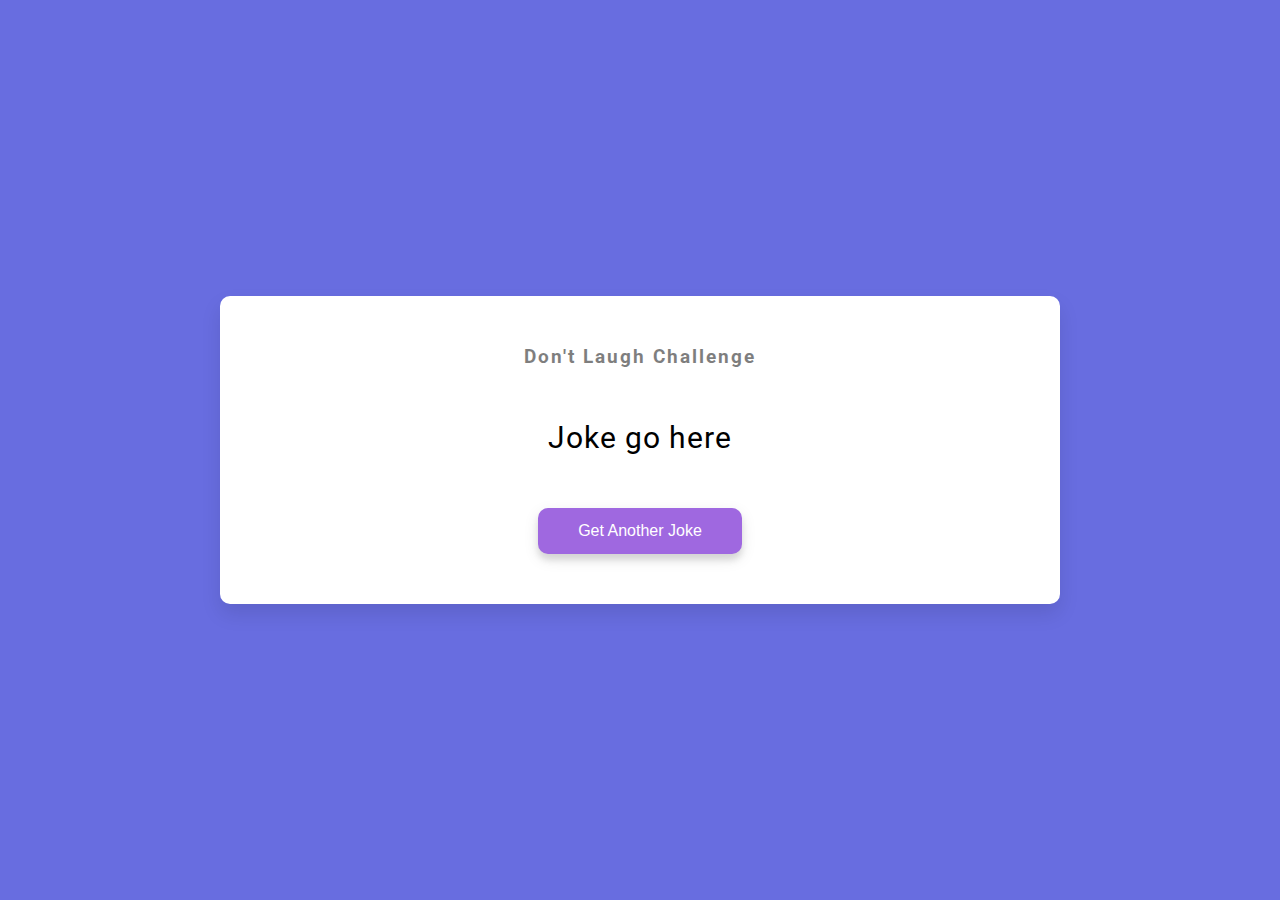
<file: dad-jokes/index.html>
<!DOCTYPE html>
<html lang="en">
<head>
  <meta charset="UTF-8">
  <meta http-equiv="X-UA-Compatible" content="IE=edge">
  <meta name="viewport" content="width=device-width, initial-scale=1.0">
  <link rel="stylesheet" href="./style.css">
  <title>Dad Joke</title>
</head>
<body>
  <div class="container">
    <h3>Don't Laugh Challenge</h3>

    <div class="joke" id="joke">Joke go here</div>

    <button class="btn" id="jokeBtn"> Get Another Joke </button>
  </div>

  <script src="./script.js"></script>
</body>
</html>
</file>
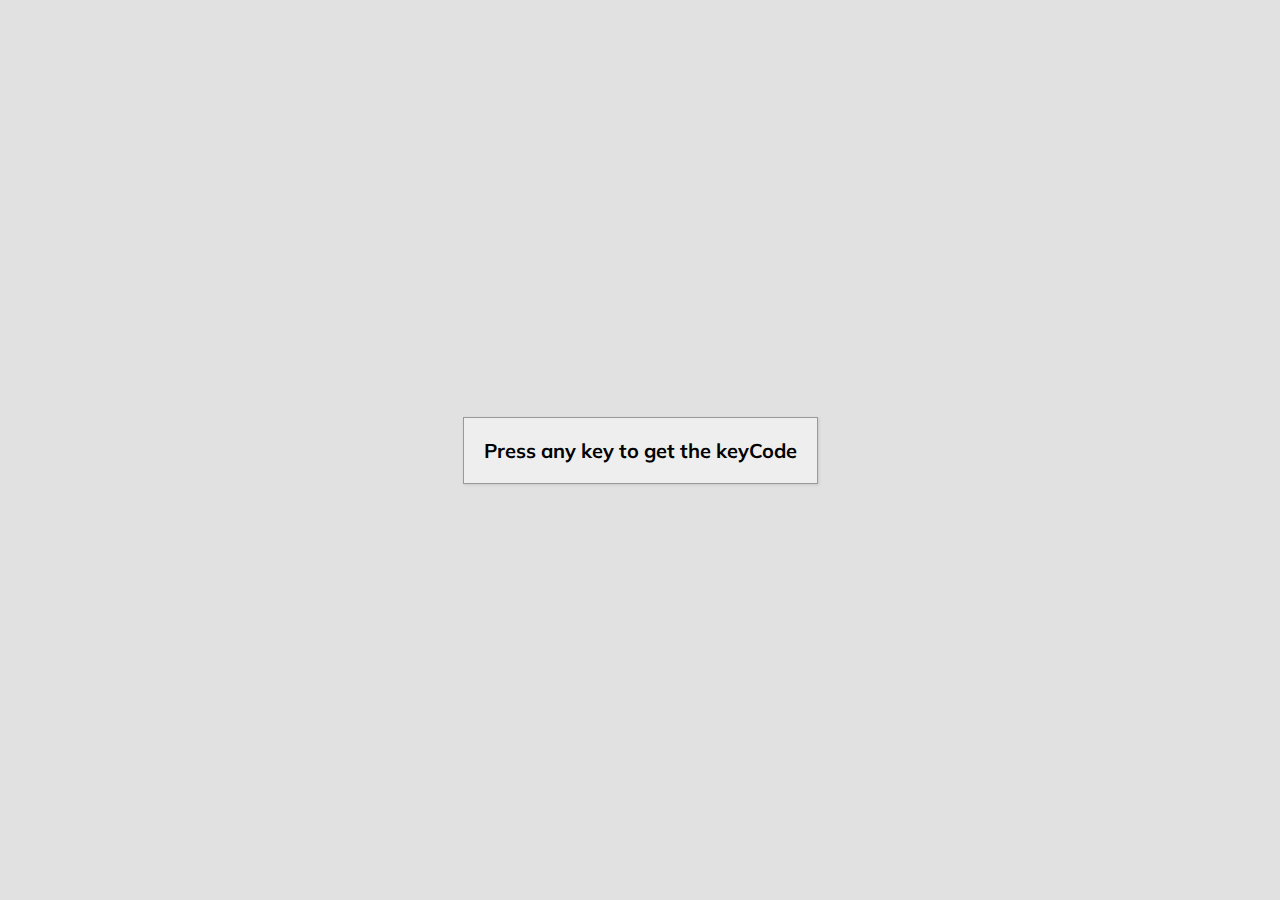
<file: event-keycodes/index.html>
<!DOCTYPE html>
<html lang="en">
<head>
  <meta charset="UTF-8">
  <meta http-equiv="X-UA-Compatible" content="IE=edge">
  <meta name="viewport" content="width=device-width, initial-scale=1.0">
  <link rel="stylesheet" href="./style.css">
  <title>Event Keycodes</title>
</head>
<body>
  <div id="insert">
    <div class="key">
      Press any key to get the keyCode
    </div>
  </div>

  <script src="./script.js"></script>
</body>
</html>
</file>
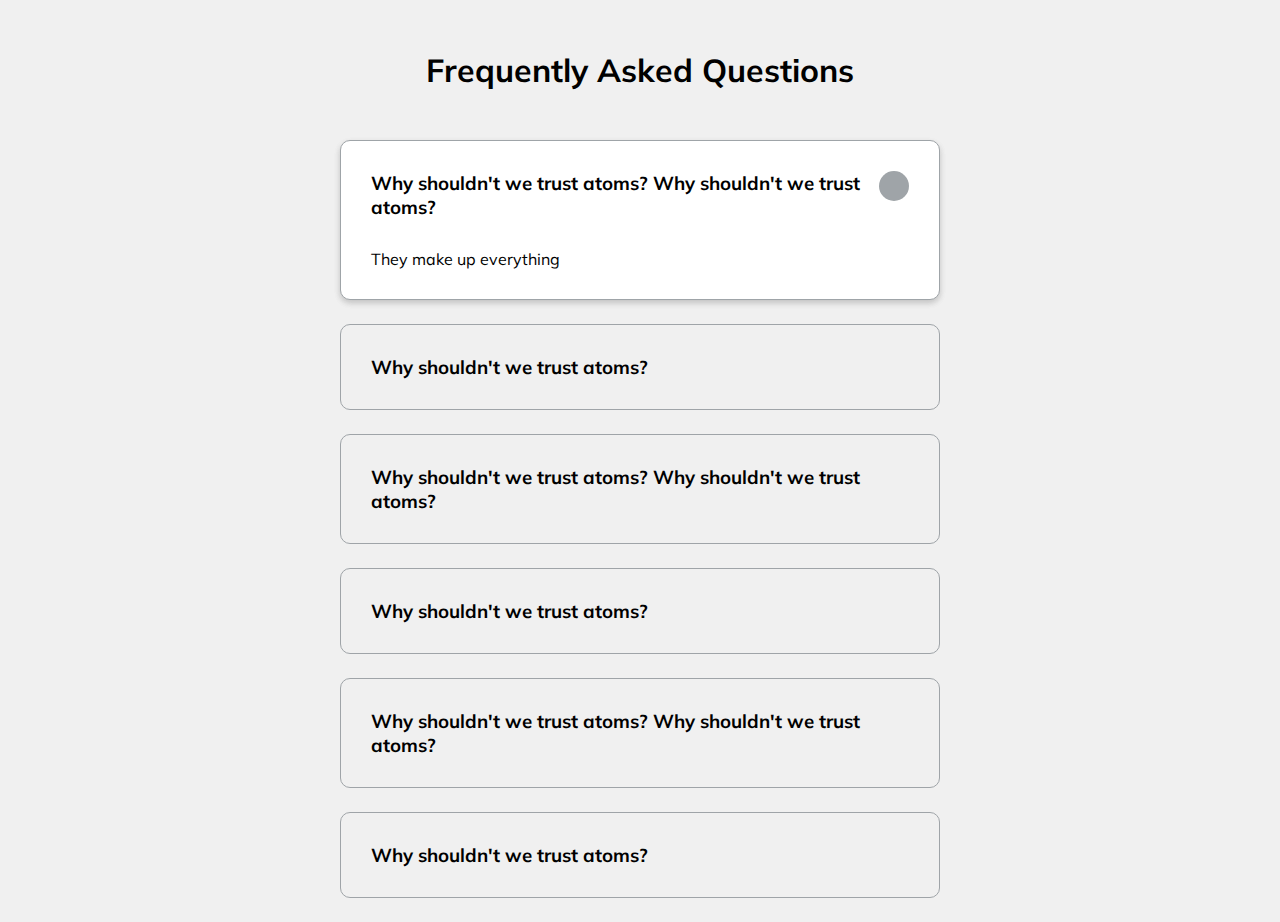
<file: faq-collapse/index.html>
<!DOCTYPE html>
<html lang="en">
<head>
  <meta charset="UTF-8">
  <meta http-equiv="X-UA-Compatible" content="IE=edge">
  <meta name="viewport" content="width=device-width, initial-scale=1.0">
  <link rel="stylesheet" href="https://cdnjs.cloudflare.com/ajax/libs/font-awesome/5.14.0/css/all.min.css" integrity="sha512-1PKOgIY59xJ8Co8+NE6FZ+LOAZKjy+KY8iq0G4B3CyeY6wYHN3yt9PW0XpSriVlkMXe40PTKnXrLnZ9+fkDaog==" crossorigin="anonymous" />
  <link rel="stylesheet" href="./style.css">
  <title>FAQ Collapse</title>
</head>
<body>
  <div class="container">
    <h1>Frequently Asked Questions</h1>

    <div class="faq-container">
      <div class="faq active">
        <h3 class="faq-title">
          Why shouldn't we trust atoms? Why shouldn't we trust atoms?
        </h3>

        <p class="faq-text">
          They make up everything
        </p>

        <button class="faq-toggle">
          <i class="fas fa-chevron-down"></i>
          <i class="fas fa-times"></i>
        </button>
      </div>

      <div class="faq">
        <h3 class="faq-title">
          Why shouldn't we trust atoms?
        </h3>

        <p class="faq-text">
          They make up everything
        </p>

        <button class="faq-toggle">
          <i class="fas fa-chevron-down"></i>
          <i class="fas fa-times"></i>
        </button>
      </div>

      <div class="faq">
        <h3 class="faq-title">
          Why shouldn't we trust atoms? Why shouldn't we trust atoms?
        </h3>

        <p class="faq-text">
          They make up everything
        </p>

        <button class="faq-toggle">
          <i class="fas fa-chevron-down"></i>
          <i class="fas fa-times"></i>
        </button>
      </div>

      <div class="faq">
        <h3 class="faq-title">
          Why shouldn't we trust atoms?
        </h3>

        <p class="faq-text">
          They make up everything
        </p>

        <button class="faq-toggle">
          <i class="fas fa-chevron-down"></i>
          <i class="fas fa-times"></i>
        </button>
      </div>

      <div class="faq">
        <h3 class="faq-title">
          Why shouldn't we trust atoms? Why shouldn't we trust atoms?
        </h3>

        <p class="faq-text">
          They make up everything
        </p>

        <button class="faq-toggle">
          <i class="fas fa-chevron-down"></i>
          <i class="fas fa-times"></i>
        </button>
      </div>

      <div class="faq">
        <h3 class="faq-title">
          Why shouldn't we trust atoms?
        </h3>

        <p class="faq-text">
          They make up everything
        </p>

        <button class="faq-toggle">
          <i class="fas fa-chevron-down"></i>
          <i class="fas fa-times"></i>
        </button>
      </div>
    </div>
  </div>

  <script src="./script.js"></script>
</body>
</html>
</file>
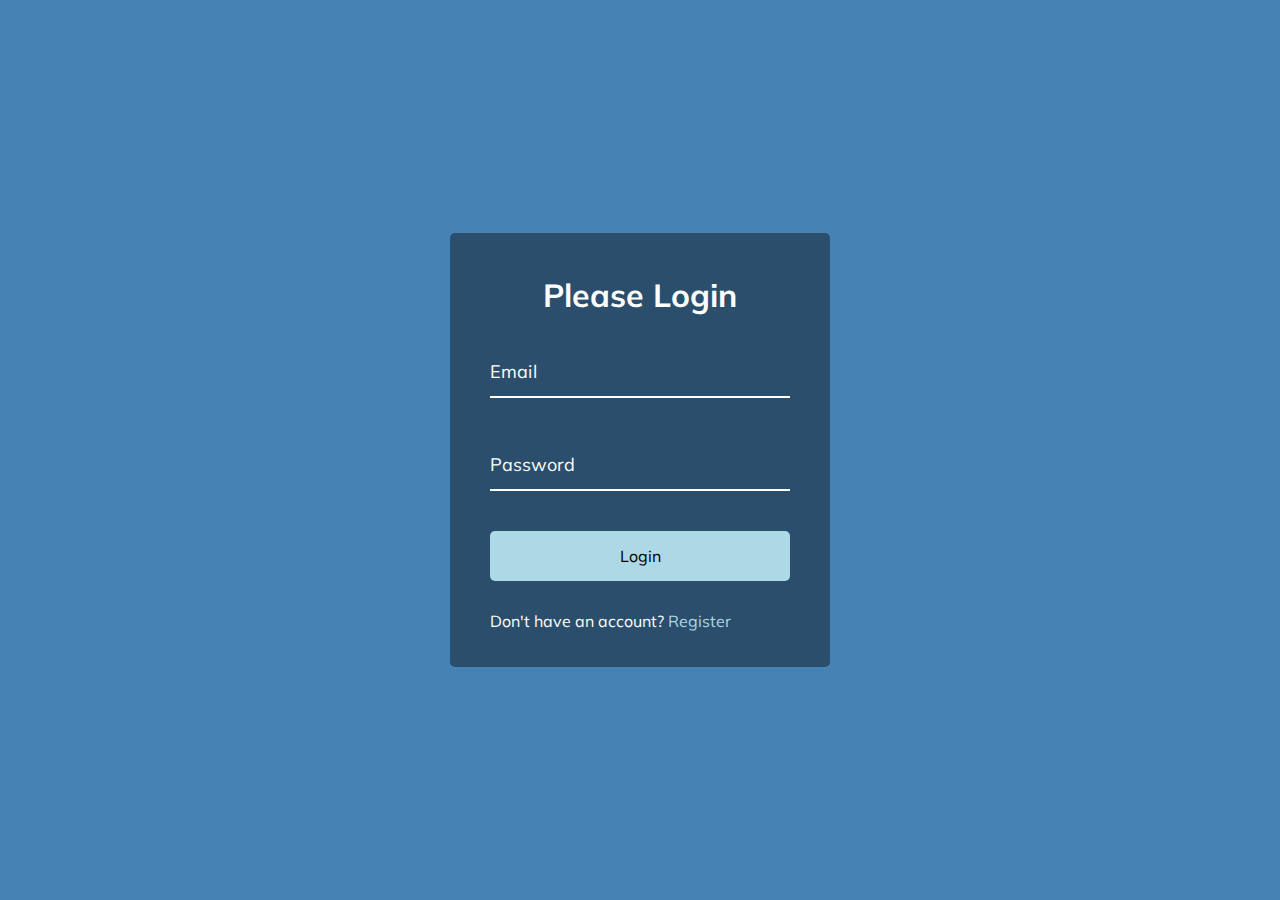
<file: form-input-wave/index.html>
<!DOCTYPE html>
<html lang="en">
<head>
  <meta charset="UTF-8">
  <meta http-equiv="X-UA-Compatible" content="IE=edge">
  <meta name="viewport" content="width=device-width, initial-scale=1.0">
  <link rel="stylesheet" href="./style.css">
  <title>Form Input Wave</title>
</head>
<body>
  <div class="container">
    <h1>Please Login</h1>
    <form action="">
      <div class="form-control">
        <input type="text" required>
        <label for="">Email</label>
      </div>

      <div class="form-control">
        <input type="text" required>
        <label for="">Password</label>
      </div>

      <button class="btn">Login</button>

      <p class="text">Don't have an account? <a href="#">Register</a> </p>
    </form>
  </div>

  <script src="./script.js"></script>
</body>
</html>
</file>
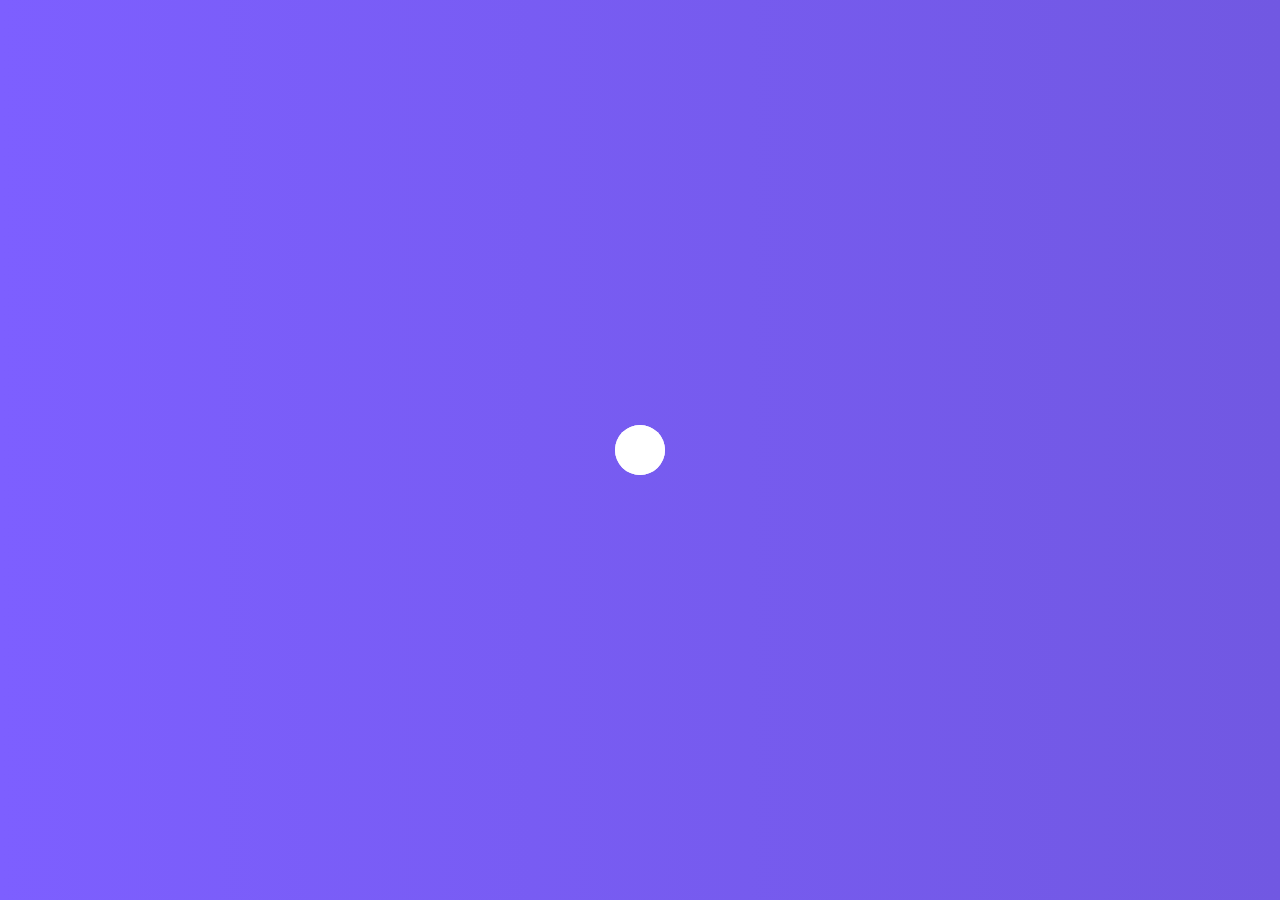
<file: hidden-search/index.html>
<!DOCTYPE html>
<html lang="en">
<head>
  <meta charset="UTF-8">
  <meta http-equiv="X-UA-Compatible" content="IE=edge">
  <meta name="viewport" content="width=device-width, initial-scale=1.0">
  <link
    rel="stylesheet"
    href="https://cdnjs.cloudflare.com/ajax/libs/font-awesome/6.1.1/css/all.min.css"
    integrity="sha512-KfkfwYDsLkIlwQp6LFnl8zNdLGxu9YAA1QvwINks4PhcElQSvqcyVLLD9aMhXd13uQjoXtEKNosOWaZqXgel0g=="
    crossorigin="anonymous"
    referrerpolicy="no-referrer"
  />
  <link rel="stylesheet" href="./style.css">
  <title>Hidden Search</title>
</head>
<body>
  <div class="search">
    <input type="text" class="input" placeholder="Search...">
    <button class="btn">
      <i class="fas fa-search"></i>
    </button>
  </div>

  <script src="./script.js"></script>
</body>
</html>
</file>
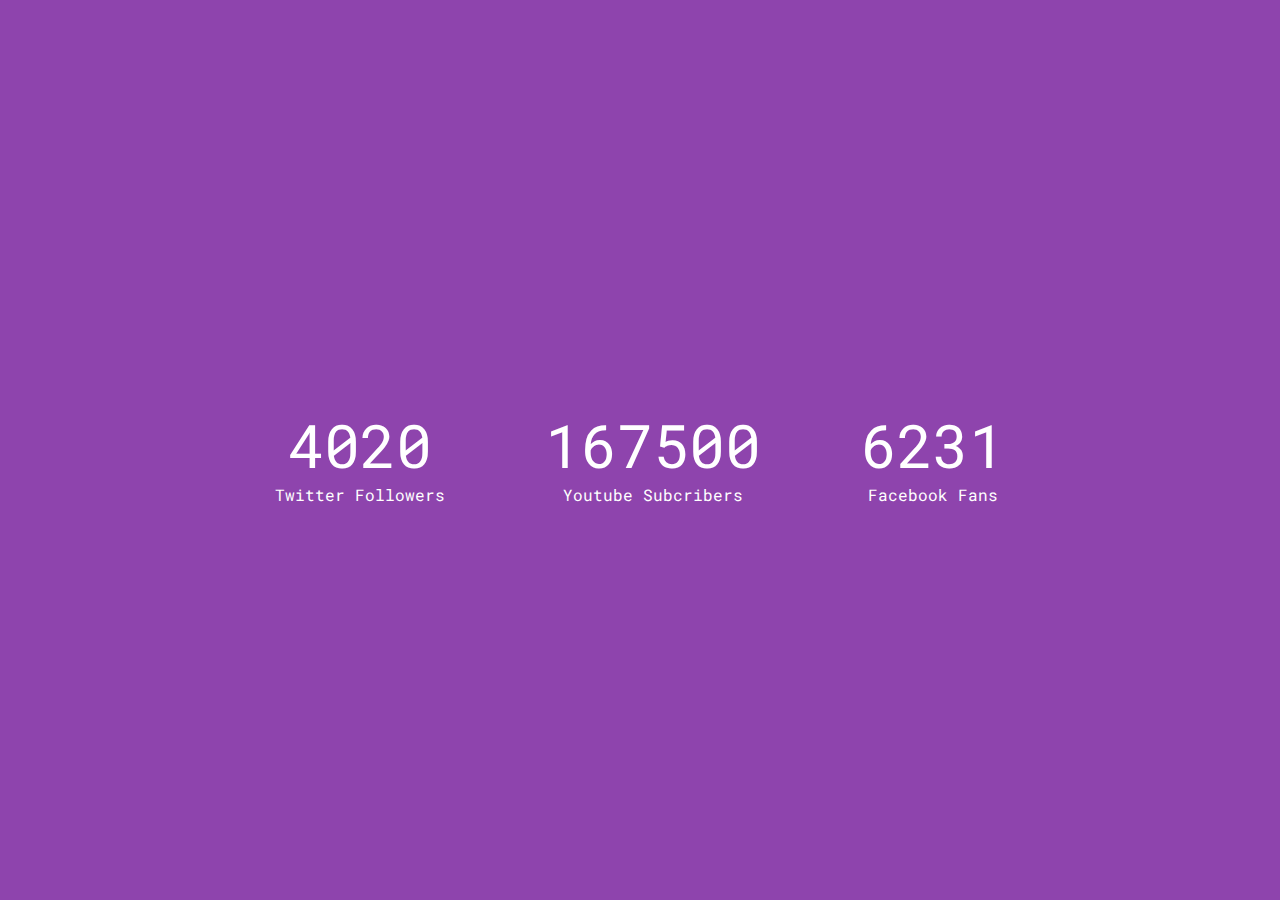
<file: incrementing-counter/index.html>
<!DOCTYPE html>
<html lang="en">
  <head>
    <meta charset="UTF-8" />
    <meta http-equiv="X-UA-Compatible" content="IE=edge" />
    <meta name="viewport" content="width=device-width, initial-scale=1.0" />
    <link rel="stylesheet" href="./style.css" />
    <link
      rel="stylesheet"
      href="https://cdnjs.cloudflare.com/ajax/libs/font-awesome/6.1.1/css/all.min.css"
      integrity="sha512-KfkfwYDsLkIlwQp6LFnl8zNdLGxu9YAA1QvwINks4PhcElQSvqcyVLLD9aMhXd13uQjoXtEKNosOWaZqXgel0g=="
      crossorigin="anonymous"
      referrerpolicy="no-referrer"
    />
    <title>Incrementing Counter</title>
  </head>
  <body>
    <div class="counter-container">
      <i class="fab fa-twitter fa-3x"></i>
      <div class="counter" data-target="12000"></div>
      <span>Twitter Followers</span>
    </div>

    <div class="counter-container">
      <i class="fab fa-youtube fa-3x"></i>
      <div class="counter" data-target="500000"></div>
      <span>Youtube Subcribers</span>
    </div>

    <div class="counter-container">
      <i class="fab fa-facebook fa-3x"></i>
      <div class="counter" data-target="18573"></div>
      <span>Facebook Fans</span>
    </div>

    <script src="./script.js"></script>
  </body>
</html>
</file>
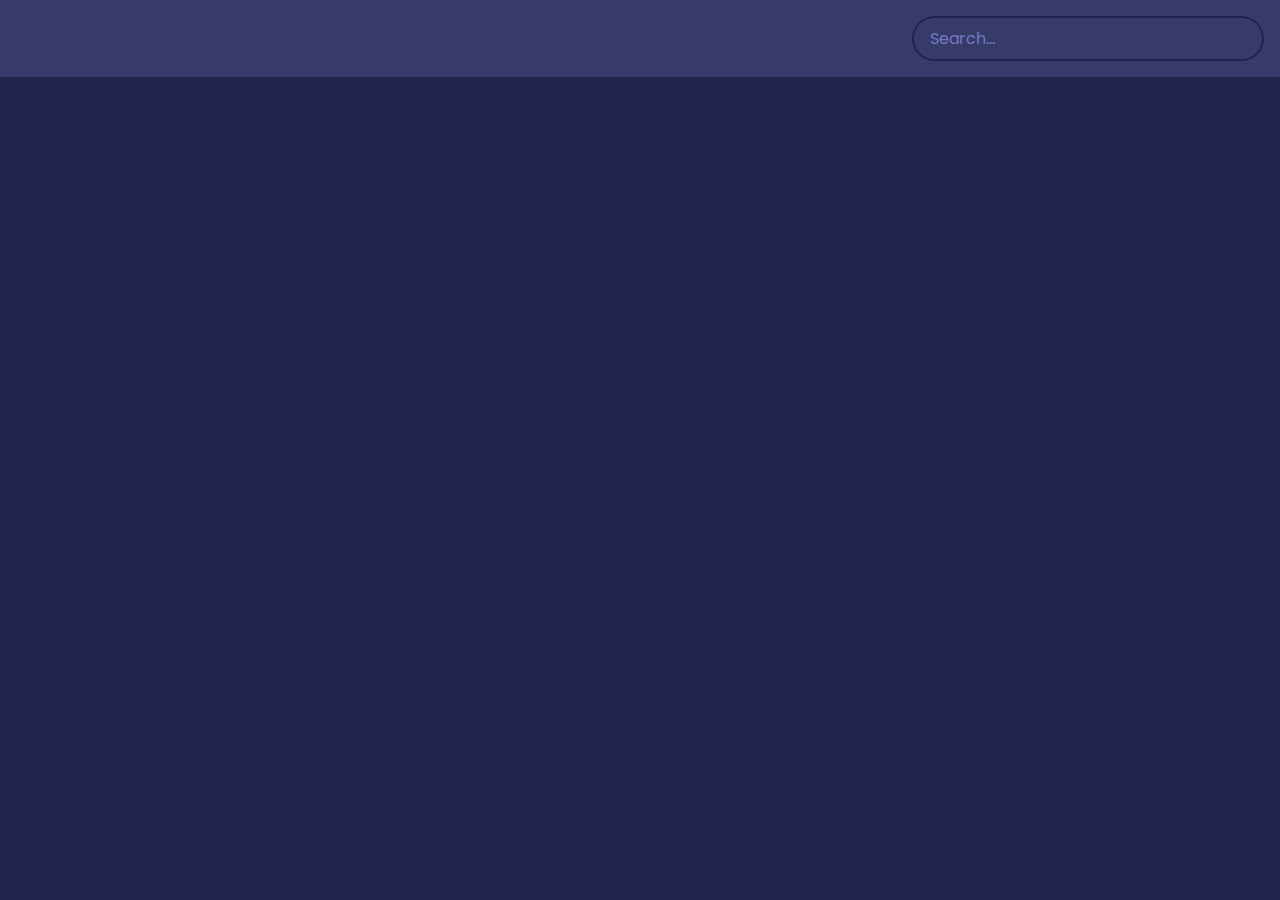
<file: movie-app/index.html>
<!DOCTYPE html>
<html lang="en">

<head>
    <meta charset="UTF-8" />
    <meta http-equiv="X-UA-Compatible" content="IE=edge" />
    <meta name="viewport" content="width=device-width, initial-scale=1.0" />
    <link rel="stylesheet" href="./style.css" />
    <title>Movie App</title>
</head>

<body>
    <header>
        <form action="" id="form">
            <input type="text" id="search" class="search" placeholder="Search..." />
        </form>
    </header>

    <main id="main">
        <!-- movies -->
    </main>

    <script src="./script.js"></script>
</body>

</html>
</file>
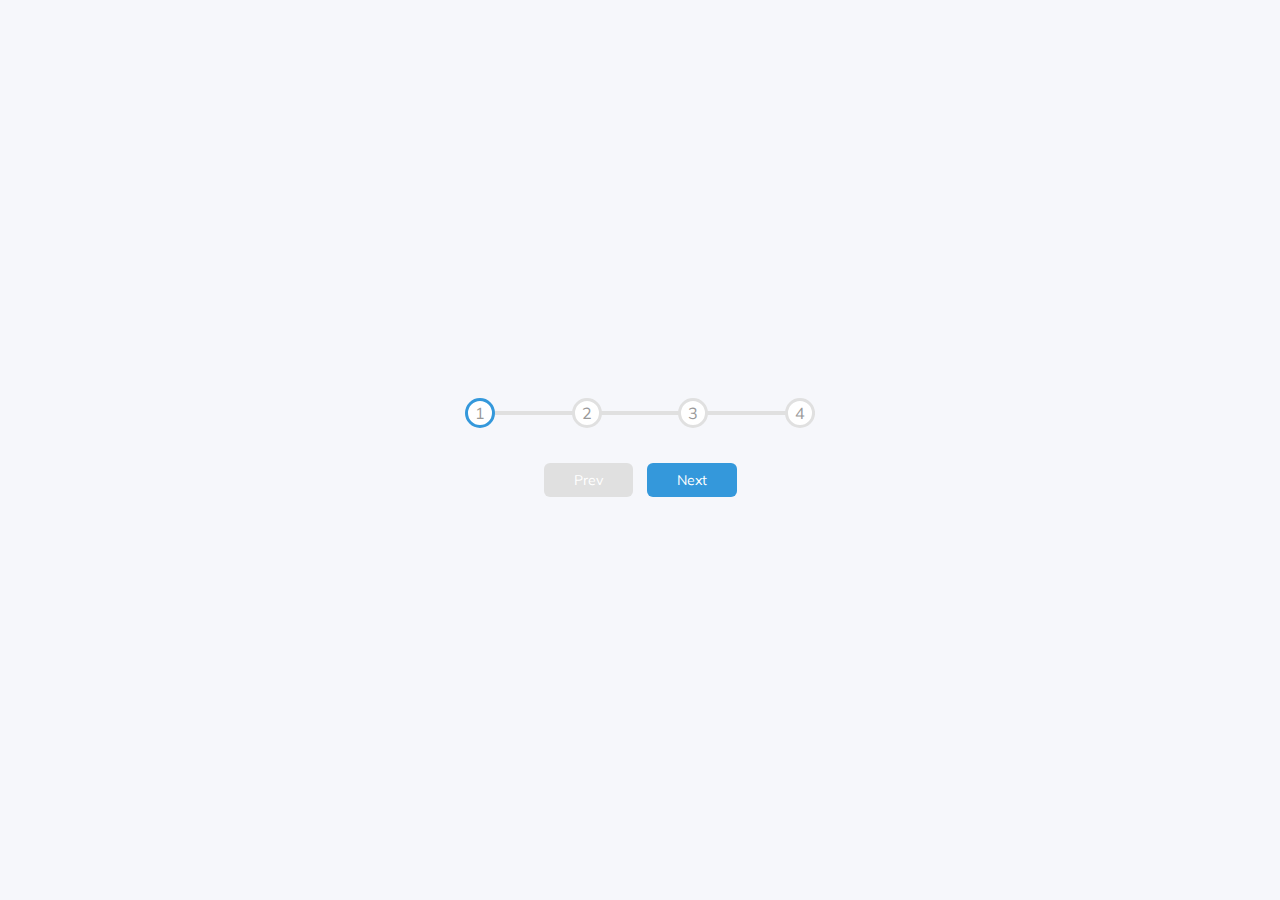
<file: progress-steps/index.html>
<!DOCTYPE html>
<html lang="en">
<head>
  <meta charset="UTF-8">
  <meta http-equiv="X-UA-Compatible" content="IE=edge">
  <meta name="viewport" content="width=device-width, initial-scale=1.0">
  <link rel="stylesheet" href="./style.css">
  <title>Progress Steps</title>
</head>
<body>
  <div class="container">
    <div class="progress-container">
      <div class="progress" id="progress"></div>
      <div class="circle active">1</div>
      <div class="circle">2</div>
      <div class="circle">3</div>
      <div class="circle">4</div>
    </div>
    
      <button class="btn" id="prev" disabled>Prev</button>
      <button class="btn" id="next">Next</button>
    </div>
  </div>

  <script src="./script.js"></script>
</body>
</html>
</file>
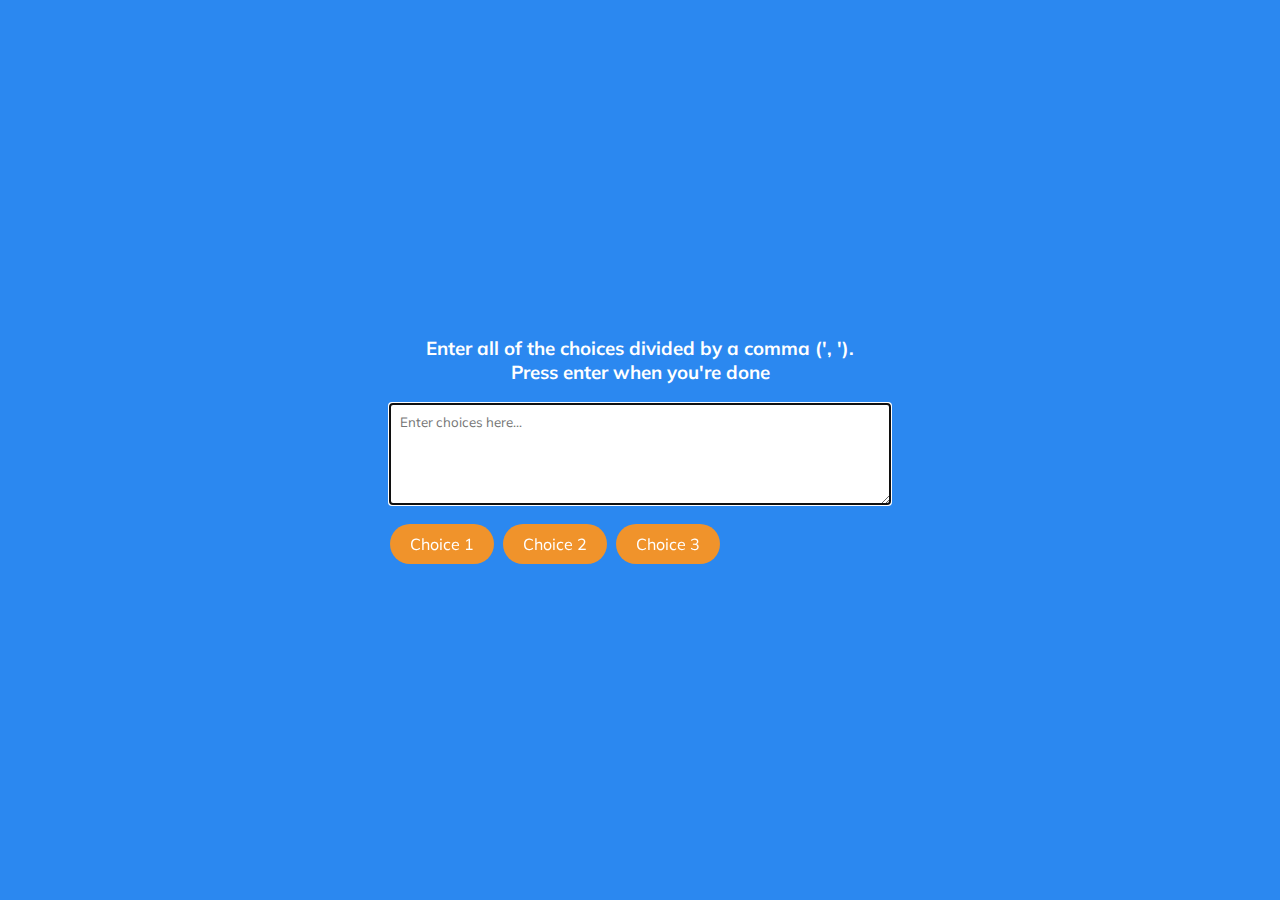
<file: random-choice-picker/index.html>
<!DOCTYPE html>
<html lang="en">
<head>
    <meta charset="UTF-8">
    <meta http-equiv="X-UA-Compatible" content="IE=edge">
    <meta name="viewport" content="width=device-width, initial-scale=1.0">
    <link rel="stylesheet" href="./style.css">
    <title>Random Choice Picker</title>
</head>
<body>
    <div class="container">
        <h3>Enter all of the choices divided by a comma (', ').
        <br> Press enter when you're done</h3>
        <textarea id="textarea" placeholder="Enter choices here..."></textarea>

        <div id="tags">
            <span class="tag">Choice 1</span>
            <span class="tag">Choice 2</span>
            <span class="tag">Choice 3</span>
        </div>
    </div>

    <script src="./script.js"></script>
</body>
</html>
</file>
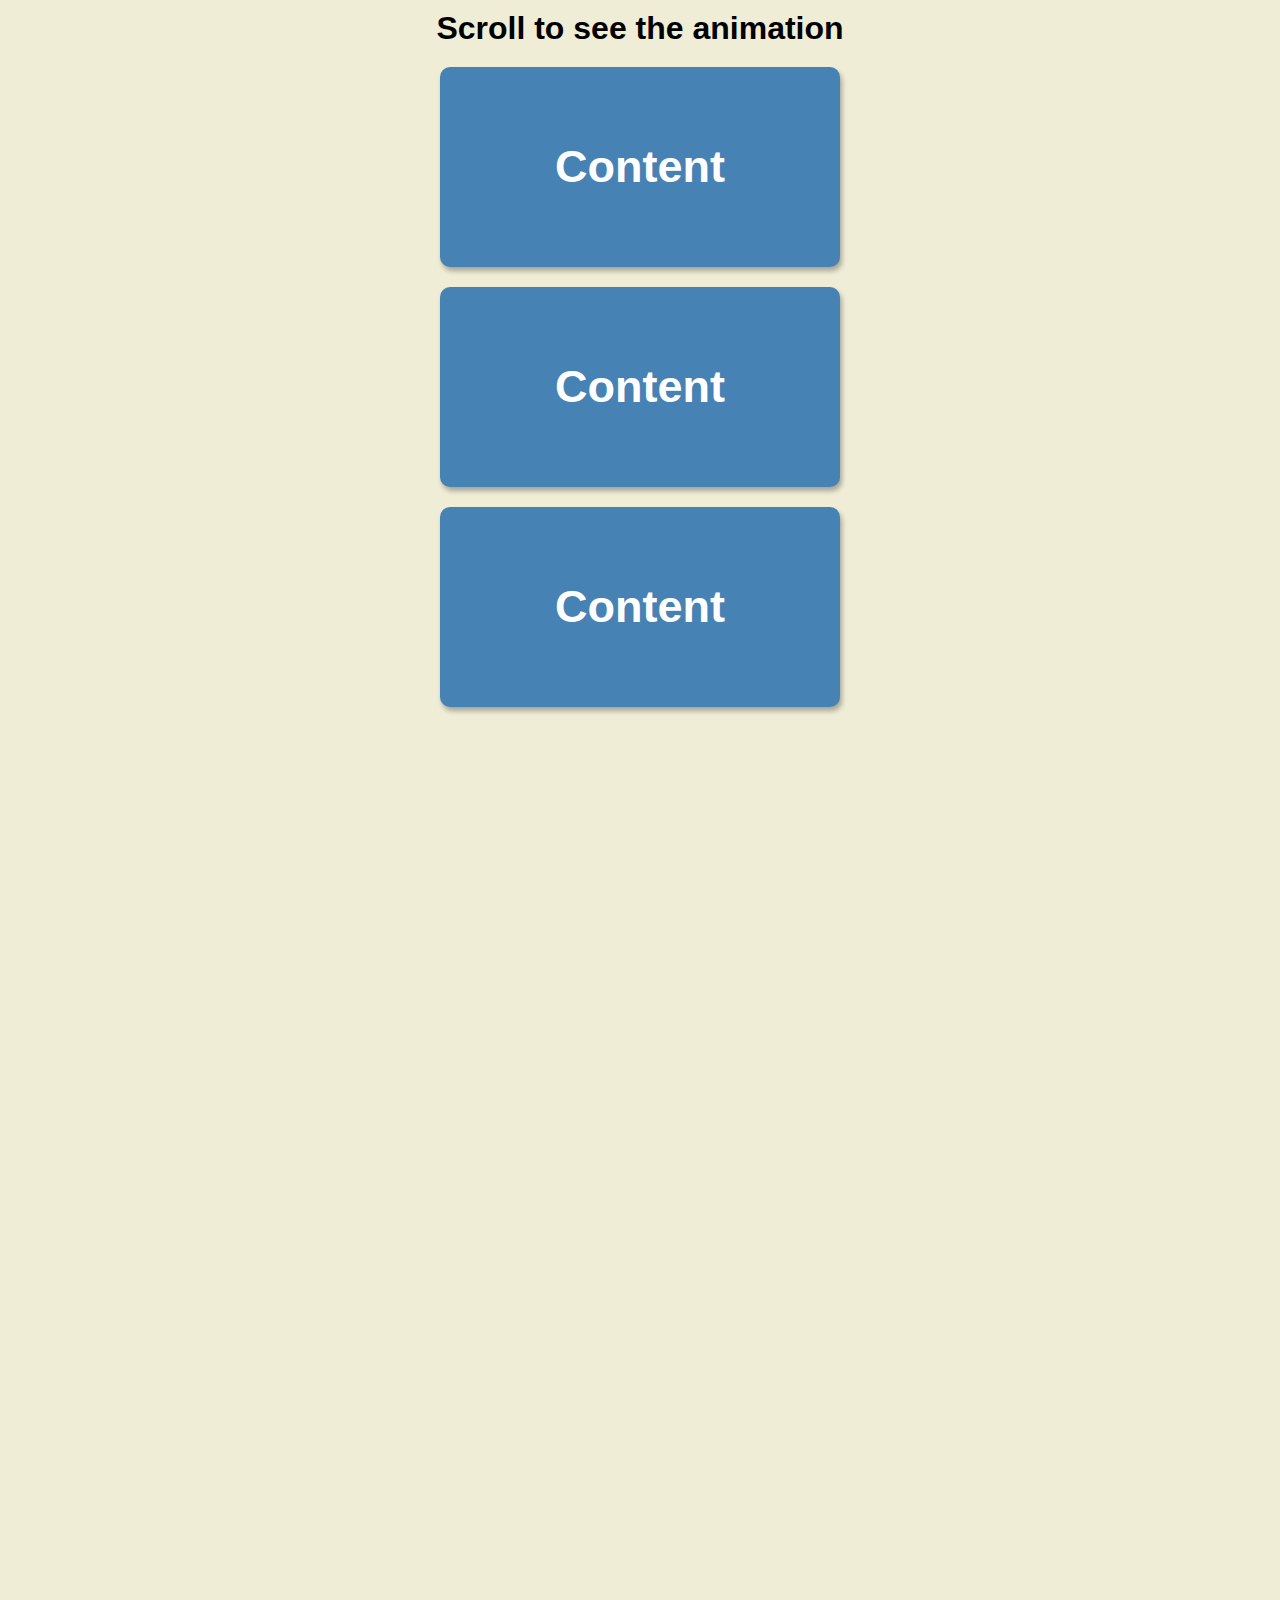
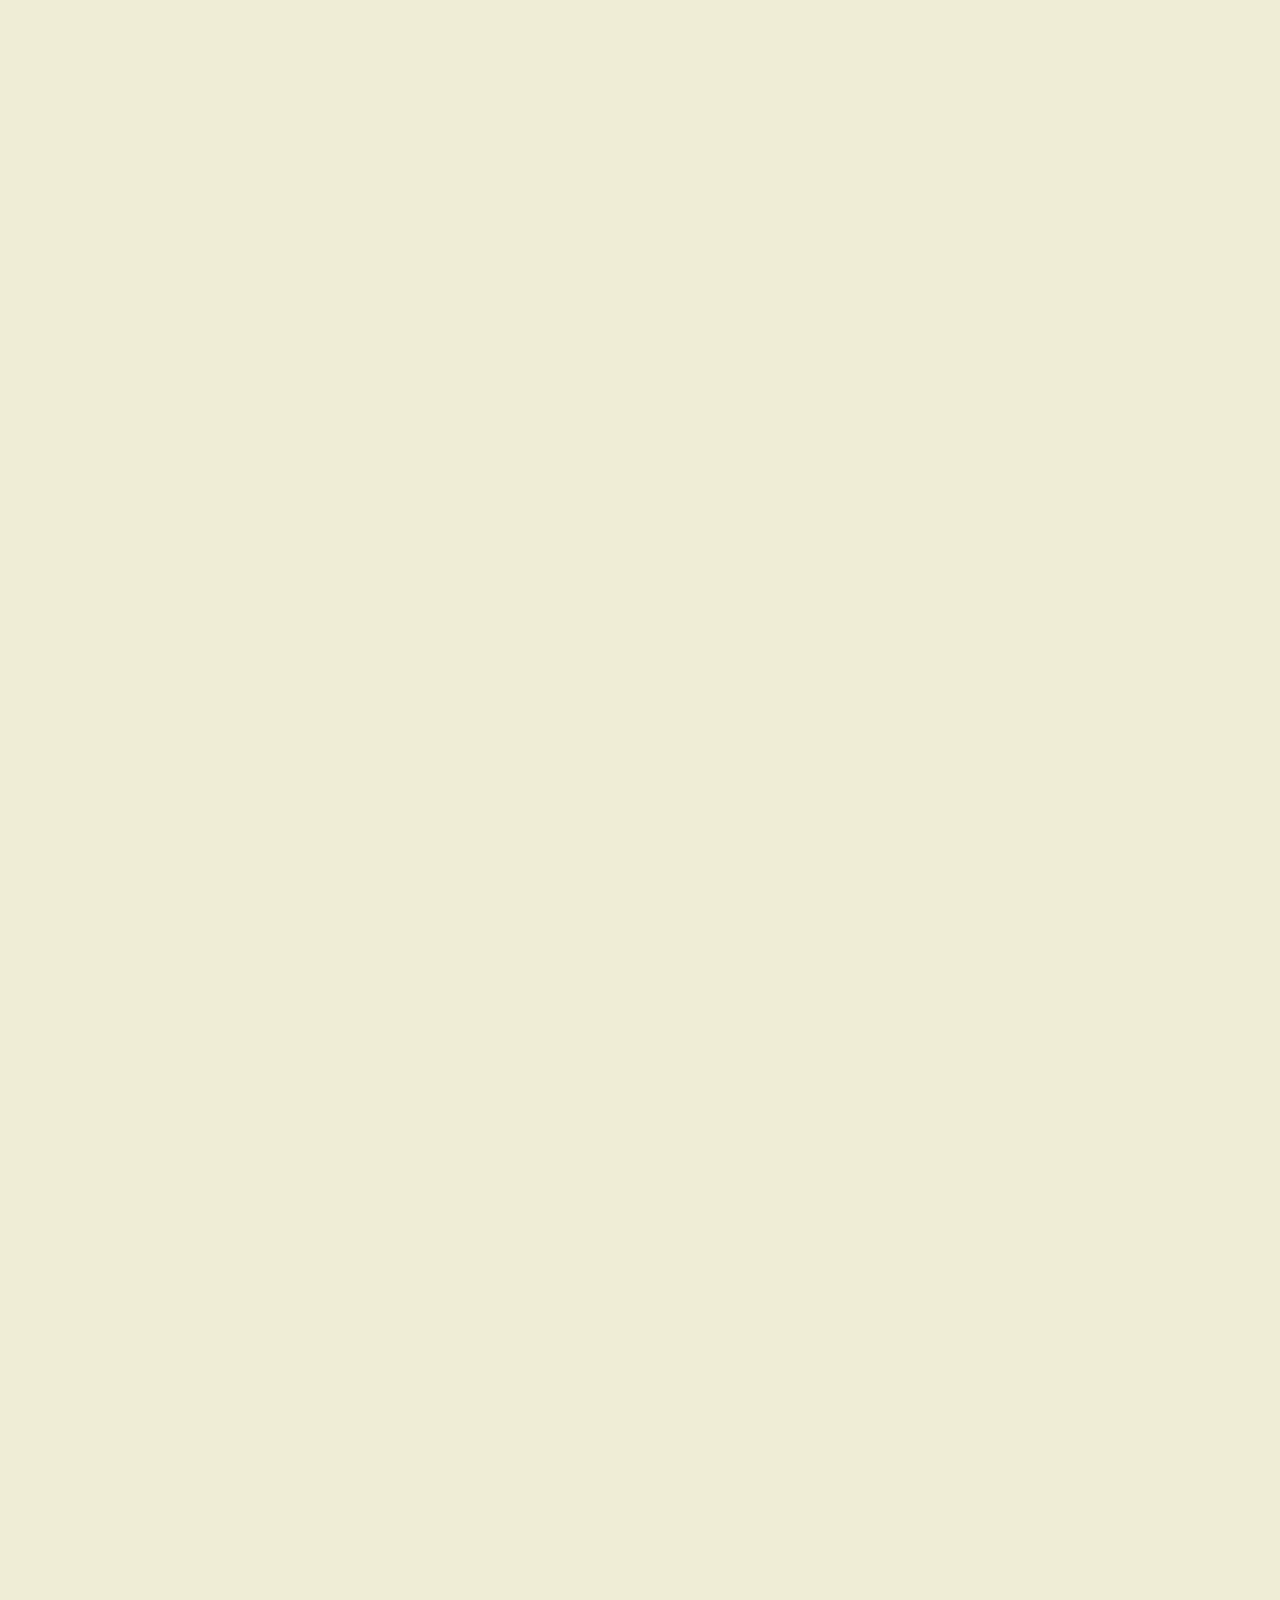
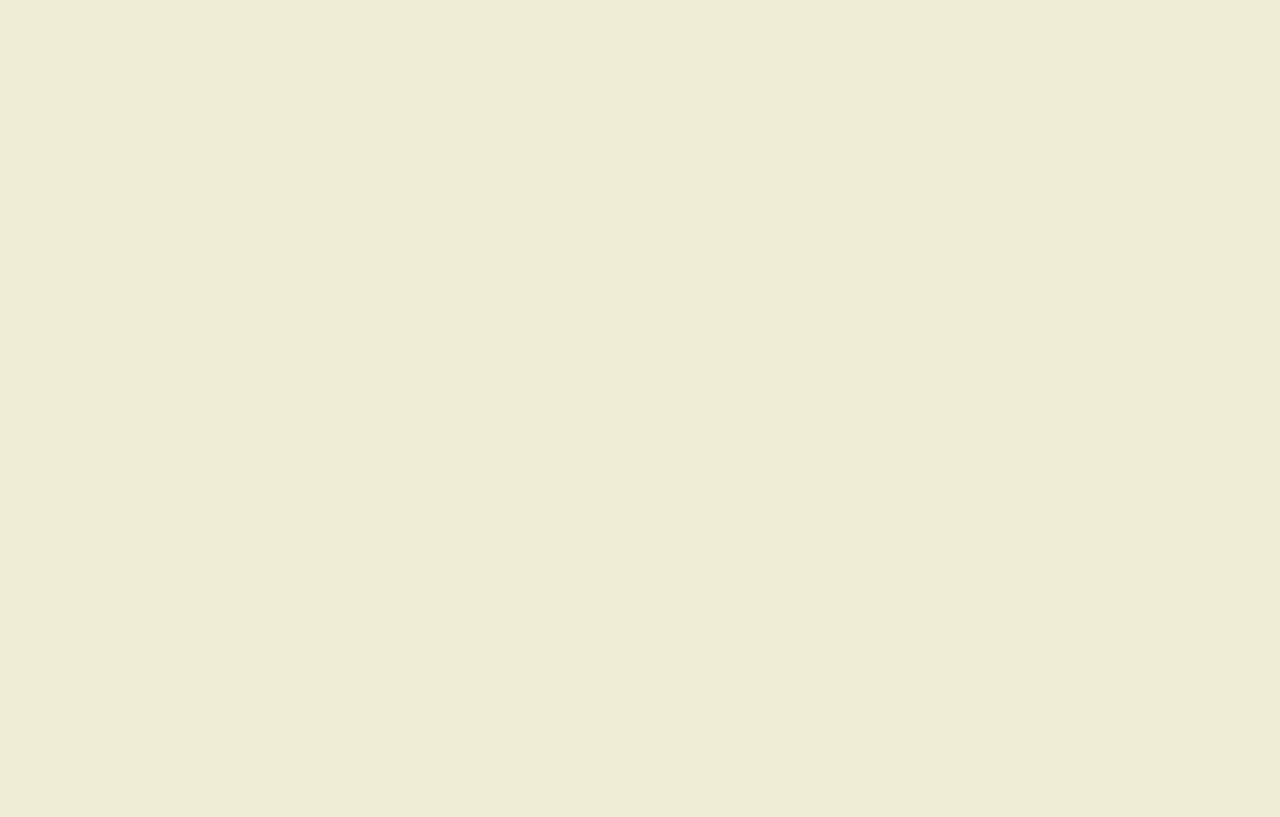
<file: scroll-animation/index.html>
<!DOCTYPE html>
<html lang="en">
<head>
  <meta charset="UTF-8">
  <meta http-equiv="X-UA-Compatible" content="IE=edge">
  <meta name="viewport" content="width=device-width, initial-scale=1.0">
  <title>Scroll Animation</title>
  <link rel="stylesheet" href="./style.css">
</head>
<body>

  <h1>Scroll to see the animation</h1>

  <div class="box"><h2>Content</h2></div>
  <div class="box"><h2>Content</h2></div>
  <div class="box"><h2>Content</h2></div>
  <div class="box"><h2>Content</h2></div>
  <div class="box"><h2>Content</h2></div>
  <div class="box"><h2>Content</h2></div>
  <div class="box"><h2>Content</h2></div>
  <div class="box"><h2>Content</h2></div>
  <div class="box"><h2>Content</h2></div>
  <div class="box"><h2>Content</h2></div>
  <div class="box"><h2>Content</h2></div>
  <div class="box"><h2>Content</h2></div>
  <div class="box"><h2>Content</h2></div>
  <div class="box"><h2>Content</h2></div>
  <div class="box"><h2>Content</h2></div>
  <div class="box"><h2>Content</h2></div>
  <div class="box"><h2>Content</h2></div>
  <div class="box"><h2>Content</h2></div>

  <script src="./script.js"></script>
</body>
</html>
</file>
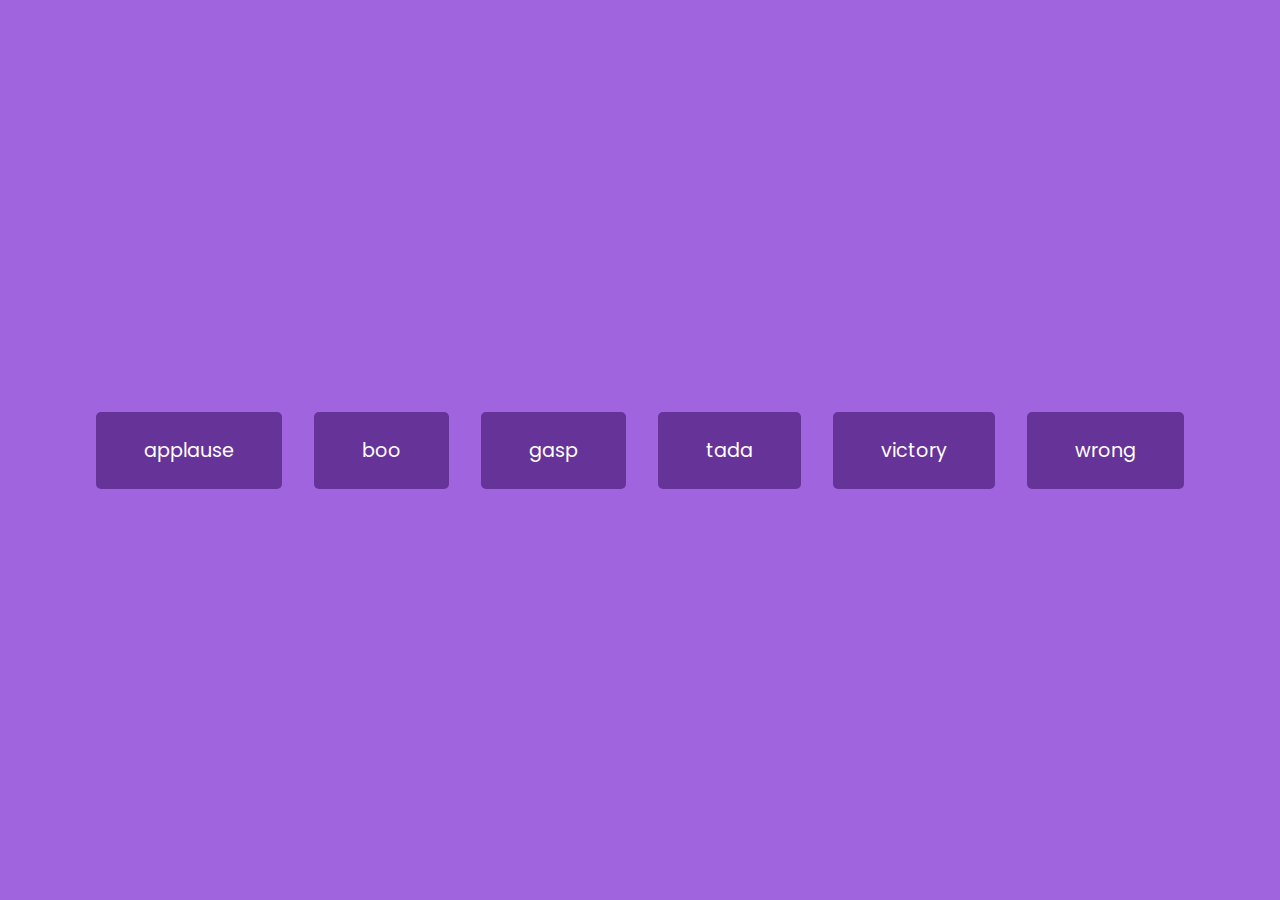
<file: sound-board/index.html>
<!DOCTYPE html>
<html lang="en">
<head>
  <meta charset="UTF-8">
  <meta http-equiv="X-UA-Compatible" content="IE=edge">
  <meta name="viewport" content="width=device-width, initial-scale=1.0">
  <link rel="stylesheet" href="./style.css">
  <title>Sound Board</title>
</head>
<body>
  <audio id="applause" src="sounds/applause.mp3"></audio>
  <audio id="boo" src="sounds/boo.mp3"></audio>
  <audio id="gasp" src="sounds/gasp.mp3"></audio>
  <audio id="tada" src="sounds/tada.mp3"></audio>
  <audio id="victory" src="sounds/victory.mp3"></audio>
  <audio id="wrong" src="sounds/wrong.mp3"></audio>
  
  <div id="buttons"></div>

  <script src="./script.js"></script>
</body>
</html>
</file>
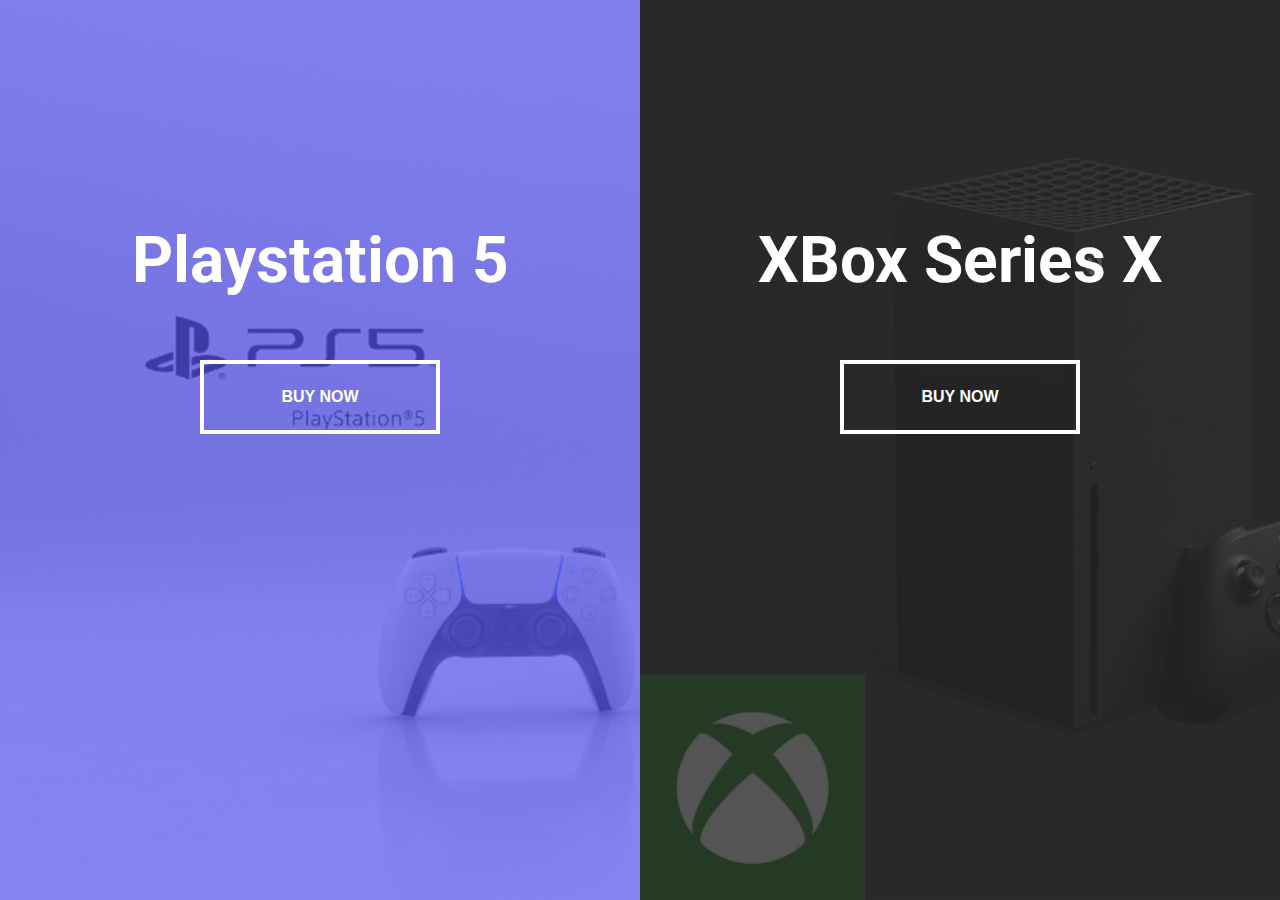
<file: split-landing-page/index.html>
<!DOCTYPE html>
<html lang="en">
<head>
  <meta charset="UTF-8">
  <meta http-equiv="X-UA-Compatible" content="IE=edge">
  <meta name="viewport" content="width=device-width, initial-scale=1.0">
  <link rel="stylesheet" href="./style.css">
  <title>Split Landing Page</title>
</head>
<body>
  <div class="container">
    <div class="split left">
      <h1>Playstation 5</h1>
      <button class="btn">Buy now</button>
    </div>
    <div class="split right">
      <h1>XBox Series X</h1>
      <button class="btn">Buy now</button>
    </div>
  </div>

  <script src="./script.js" />
</body>
</html>
</file>
<file: dad-jokes/style.css>
@import url('https://fonts.googleapis.com/css2?family=Roboto:wght@400;700&display=swap');

body {
  font-family: 'Roboto', sans-serif;
  background-color: #686de0;
  height: 100vh;
  display: flex;
  justify-content: center;
  align-items: center;
  margin: 0;
}

.container {
  background-color: #fff;
  width: 800px;
  max-width: 100%;
  text-align: center;
  border-radius: 10px;
  padding: 50px 20px;
  box-shadow: 0 10px 20px rgb(0 0 0 / 10%);
}

.container h3 {
  margin: 0;
  opacity: 0.5;
  letter-spacing: 2px;
}

.joke {
  font-size: 30px;
  letter-spacing: 1px;
  margin: 50px auto;
  max-width: 600px;
  line-height: 40px;
}

.btn {
  background-color: #9f68e0;
  border: 0;
  color: #fff;
  border-radius: 10px;
  font-size: 16px;
  padding: 14px 40px;
  cursor: pointer;
  box-shadow: 0 5px 15px rgb(0 0 0 / 10%), 0 6px 6px rgb(0 0 0 / 10%);
} 

.btn:active {
  transform: scale(0.98);
}
</file>
<file: event-keycodes/style.css>
@import url('https://fonts.googleapis.com/css2?family=Muli&display=swap');

* {
  box-sizing: border-box;
}

body {
  background-color: #e1e1e1;
  font-family:  'Muli', sans-serif;
  display: flex;
  justify-content: center;
  align-items: center;
  text-align: center;
  height: 100vh;
  margin: 0;
  overflow: hidden;
}

.key {
  border: 1px solid #999;
  background-color: #eee;
  box-shadow: 1px 1px 3px rgba(0, 0, 0, 0.1);
  display: inline-flex;
  align-items: center;
  font-size: 20px;
  font-weight: bold;
  padding: 20px;
  flex-direction: column;
  margin: 10px;
  min-width: 150px;
  position: relative;
}

.key small {
  position: absolute;
  top: -24px;
  left: 0;
  text-align: center;
  width: 100%;
  color: #555;
  font-size: 14px;
}
</file>
<file: faq-collapse/style.css>
@import url('https://fonts.googleapis.com/css?family=Muli&display=swap');

* {
  box-sizing: border-box;
}

body {
  font-family: 'Muli', sans-serif;
  background-color: #f0f0f0;
  display: flex;
  flex-direction: column;
  margin: 0;
}

h1 {
  margin: 50px 0;
  text-align: center;
}

.faq-container {
  max-width: 600px;
  margin: 0 auto;
}

.faq {
  background-color: transparent;
  border: 1px solid #9fa4a8;
  border-radius: 10px;
  margin: 24px 0px;
  padding: 30px;
  position: relative;
  overflow: hidden;
  transition: 0.3s ease;
}

.faq.active {
  background-color: #fff;
  box-shadow: 0 3px 6px rgba(0, 0, 0, 0.1), 0 3px 6px rgba(0, 0, 0, 0.1);
}

.faq.active:before,
.faq.active:after {
  content: '\f075';
  font-family: 'Font Awesome 5 Free';
  color: #2ecc71;
  font-size: 7rem;
  position: absolute;
  opacity: 0.2;
  top: 20px;
  left: 20px;
  z-index: 0;
}

.faq.active:before {
  color: #3498db;
  top: -10px;
  left: -30px;
  transform: rotateY(180deg);
}

.faq-title {
  margin: 0 35px 0 0;
}

.faq-text {
  display: none;
  margin: 30px 0 0;
}

.faq.active .faq-text {
  display: block;
}

.faq-toggle {
  background-color: transparent;
  border: 0;
  border-radius: 50%;
  cursor: pointer;
  display: flex;
  align-items: center;
  justify-content: center;
  font-size: 16px;
  padding: 0;
  position: absolute;
  top: 30px;
  right: 30px;
  height: 30px;
  width: 30px;
}

.faq.active .faq-toggle {
  background-color: #9fa4a8;
}

.faq-toggle:focus {
  outline: 0;
}

.faq-toggle .fa-times {
  display: none;
}

.faq.active .faq-toggle .fa-times {
  color: #fff;
  display: block;
}

.faq.active .faq-toggle .fa-chevron-down {
  display: none;
}
</file>
<file: form-input-wave/style.css>
@import url('https://fonts.googleapis.com/css?family=Muli&display=swap');

* {
  box-sizing: border-box;
}

body {
  font-family: 'Muli', sans-serif;
  color: #fff;
  background-color: steelblue;
  height: 100vh;
  display: flex;
  flex-direction: column;
  justify-content: center;
  align-items: center;
  overflow: hidden;
  margin: 0;
}

.container {
  background-color: rgba(0, 0, 0, 0.4);
  padding: 20px 40px;
  border-radius: 5px;
}

.container h1 {
  text-align: center;
  margin-bottom: 30px;
}

.container a {
  text-decoration: none;
  color: lightblue;
}

.form-control {
  position: relative;
  margin: 20px 0 40px;
  width: 300px;
}

.form-control input {
  background-color: transparent;
  border: 0;
  border-bottom: 2px #fff solid;
  display: block;
  width: 100%;
  padding: 15px 0;
  font-size: 18px;
  color: #fff;
}

.form-control input:focus,
.form-control input:valid {
  outline: 0;
  border-bottom-color: lightblue;
}

.btn {
  cursor: pointer;
  display: inline-block;
  width: 100%;
  background-color: lightblue;
  padding: 15px;
  font-family: inherit;
  font-size: 16px;
  border: 0;
  border-radius: 5px;
}

.btn:focus {
  outline: 0;
}

.btn:active {
  transform: scale(0.98);
}

.text {
  margin-top: 30px;
}

.form-control label {
  position: absolute;
  top: 15px;
  left: 0;
}

.form-control label span {
  display: inline-block;
  font-size: 18px;
  min-width: 5px;
  transition: 0.3s cubic-bezier(0.68, -0.55, 0.265, 1.55);
}

.form-control input:focus + label span,
.form-control input:valid + label span {
  color: lightblue;
  transform: translateY(-30px);
}
</file>
<file: hidden-search/style.css>
@import url('https://fonts.googleapis.com/css?family=Muli&display=swap');

* {
  box-sizing: border-box;
}

body {
  font-family: 'Roboto', sans-serif;
  background-image: linear-gradient(90deg, #7d5fff, #7158e2);
  height: 100vh;
  display: flex;
  justify-content: center;
  align-items: center;
  overflow: hidden;
  margin: 0;
}

.search {
  position: relative;
  height: 50px;
}

.search .input {
  background-color: #fff;
  border: 0;
  border-radius: 50px;
  font-size: 18px;
  padding: 15px;
  height: 50px;
  width: 50px;
  transition: width 0.3s ease;
}

.btn {
  background-color: #fff;
  border: 0;
  border-radius: 50%;
  cursor: pointer;
  font-size: 24px;
  position: absolute;
  top: 0;
  left: 0;
  height: 50px;
  width: 50px;
  transition: transform 0.3s ease;
}

.btn:focus,
.input:focus {
  outline: none;
}

.search.active .input {
  width: 250px;
}

.search.active .btn {
  transform: translateX(198px);
}
</file>
<file: incrementing-counter/style.css>
@import url("https://fonts.googleapis.com/css2?family=Roboto+Mono&display=swap");

* {
  box-sizing: border-box;
}

body {
  color: #fff;
  background-color: #8e44ad;
  font-family: 'Roboto Mono', sans-serif;
  display: flex;
  align-items: center;
  justify-content: center;
  height: 100vh;
  overflow: hidden;
  margin: 0;
}

.counter-container {
  display: flex;
  flex-direction: column;
  justify-content: center;
  text-align: center;
  margin: 30px 50px;
}

.counter {
  font-size: 60px;
  margin-top: 10px;
}

@media (max-width: 580px) {
  body {
    flex-direction: column;
  }
}
</file>
<file: movie-app/style.css>
@import url("https://fonts.googleapis.com/css2?family=Poppins:wght@200;400&display=swap");
:root {
    --primary-color: #22254b;
    --secondary-color: #373b69;
}

* {
    box-sizing: border-box;
}

body {
    background-color: var(--primary-color);
    font-family: 'Poppins', sans-serif;
    margin: 0;
}

header {
    background-color: var(--secondary-color);
    padding: 1rem;
    display: flex;
    justify-content: flex-end;
}

.search {
    background-color: transparent;
    border: 2px solid var(--primary-color);
    border-radius: 50px;
    font-family: inherit;
    font-size: 1rem;
    padding: 0.5rem 1rem;
    color: #fff;
}

.search::placeholder {
    color: #7378c5;
}

.search:focus {
    outline: none;
    background-color: var(--primary-color);
}

main {
    display: flex;
    flex-wrap: wrap;
    justify-content: center;
    padding-top: 30px;
}

.movie {
    width: 300px;
    margin: 1rem;
    background-color: var(--secondary-color);
    box-shadow: 0 4px 5px rgba(0, 0, 0, 0.2);
    position: relative;
    overflow: hidden;
    border-radius: 3px;
}

.movie img {
    width: 100%;
}

.movie-info {
    color: #eee;
    display: flex;
    align-items: center;
    justify-content: center;
    padding: 0.5rem 1rem 1rem;
    letter-spacing: 0.5px;
}

.movie-info h3 {
    margin-top: 0;
}

.movie-info span {
    background-color: var(--secondary-color);
    padding: 0.25rem 1.5rem;
    font-weight: bold;
    position: absolute;
    top: 0;
    right: 0;
    border-radius: 0 0 0 5px;
}

.movie-info span.green {
    color: lightgreen;
}

.movie-info span.orange {
    color: orange;
}

.movie-info span.red {
    color: red;
}

.overview {
    background-color: #fff;
    padding: 2rem;
    position: absolute;
    left: 0;
    bottom: 0;
    right: 0;
    max-height: 100%;
    transform: translateY(100%);
    transition: transform 0.3s ease-in;
}

.movie:hover .overview {
    transform: translateY(0);
}
</file>
<file: progress-steps/style.css>
@import url('https://fonts.googleapis.com/css?family=Muli&display=swap');

:root {
  --line-border-fill: #3498db;
  --line-border-empty: #e0e0e0;
}

* {
  box-sizing: border-box;
}

body {
  background-color: #f6f7fb;
  font-family: 'Muli', sans-serif;
  display: flex;
  align-items: center;
  justify-content: center;
  height: 100vh;
  overflow: hidden;
  margin: 0;
}

.container {
  text-align: center;
}

.progress-container {
  display: flex;
  justify-content: space-between;
  position: relative;
  margin-bottom: 30px;
  max-width: 100%;
  width: 350px;
}

.progress-container::before {
  background-color: var(--line-border-empty);
  content: '';
  position: absolute;
  top: 50%;
  left: 0;
  transform: translateY(-50%);
  height: 4px;
  width: 100%;
  z-index: -1;
}

.progress {
  background-color: var(--line-border-fill);
  position: absolute;
  top: 50%;
  left: 0;
  transform: translateY(-50%);
  height: 4px;
  width: 0%;
  z-index: -1;
  transition: 0.4s ease;
}

.circle {
  background-color: #fff;
  color: #999;
  border-radius: 50%;
  height: 30px;
  width: 30px;
  display: flex;
  align-items: center;
  justify-content: center;
  border: 3px solid var(--line-border-empty);
  transition: 0.4s ease
}

.circle.active {
  border-color: var(--line-border-fill);
}

.btn {
  background-color: var(--line-border-fill);
  color: #fff;
  border: 0;
  border-radius: 6px;
  cursor: pointer;
  font-family: inherit;
  padding: 8px 30px;
  margin: 5px;
  font-size: 14px;
  font-family: inherit;
}

.btn:active {
  transform: scale(0.98);
}

.btn:focus {
  outline: 0;
}

.btn:disabled {
  background-color: var(--line-border-empty);
  cursor: not-allowed;
}
</file>
<file: random-choice-picker/style.css>
@import url("https://fonts.googleapis.com/css?family=Muli&display=swap");

* {
  box-sizing: border-box;
}

body {
  background-color: #2b88f0;
  font-family: 'Muli', sans-serif;
  display: flex;
  align-items: center;
  justify-content: center;
  height: 100vh;
  overflow: hidden;
  margin: 0;
}

h3 {
  color: #fff;
  margin: 10px 0 20px;
  text-align: center;
}

.container{
  width: 500px;
}

#textarea {
  border: none;
  display: block;
  width: 100%;
  height: 100px;
  font-family: inherit;
  padding: 10px;
  margin: 0 0 20px;
}

.tag {
  background-color: #f0932b;
  color: #fff;
  border-radius: 50px;
  padding: 10px 20px;
  margin: 0 5px 10px 0;
  display: inline-block;
}

.tag.highlight {
  background-color: #273c75;
}
</file>
<file: scroll-animation/style.css>
@import url('https://fonts.googleapis.com/css?family=Muli&display=swap');

* {
  box-sizing: border-box;
}

body {
  background-color: #efedd6;
  font-family: 'Roboto', sans-serif;
  display: flex;
  flex-direction: column;
  align-items: center;
  justify-content: center;
  margin: 0;
}

h1 {
  margin: 10px;
}

.box {
  background-color: steelblue;
  color: #fff;
  display: flex;
  align-items: center;
  justify-content: center;
  width: 400px;
  margin: 10px;
  height: 200px;
  border-radius: 10px;
  box-shadow: 2px 4px 5px rgba(0, 0, 0, 0.3);
  transform: translateX(400%);
  transition: transform 0.4s ease;
}

.box:nth-of-type(even) {
  transform: translateX(-400%);
}

.box.show {
  transform: translateX(0);
}

.box h2 {
  font-size: 45px;
}
</file>
<file: sound-board/style.css>
@import url('https://fonts.googleapis.com/css2?family=Poppins:wght@200;400&display=swap');

* {
  box-sizing: border-box;
}

body {
  background-color: rgb(161, 100, 223);
  font-family: 'Poppins', sans-serif;
  display: flex;
  flex-wrap: wrap;
  flex-direction: column;
  justify-content: center;
  align-items: center;
  text-align: center;
  margin: 0;
  height: 100vh;
  overflow: hidden;
}

.btn {
  background-color: rebeccapurple;
  border-radius: 5px;
  border: none;
  color: #fff;
  margin: 1rem;
  padding: 1.5rem 3rem;
  font-size: 1.2rem;
  font-family: inherit;
  cursor: pointer;
}

.btn:focus {
  outline: none;
}

.btn:hover {
  opacity: 0.9;
}
</file>
<file: split-landing-page/style.css>
@import url('https://fonts.googleapis.com/css2?family=Roboto:wght@400;700&display=swap');

:root {
  --left-bg-color: rgba(87, 84, 236, 0.7);
  --right-bg-color: rgba(43, 43, 43, 0.8);
  --left-btn-hover-color: rgba(87, 84, 236, 1);
  --right-btn-hover-color: rgba(28, 122, 28, 1);
  --hover-width: 75%;
  --other-width: 25%;
  --speed: 1000ms;
}

* {
  box-sizing: border-box;
}

body {
  font-family: 'Roboto', sans-serif;
  height: 100vh;
  overflow: hidden;
  margin: 0;
}

.container {
  position: relative;
  width: 100%;
  height: 100%;
  background-color: #333;
}

.split {
  position: absolute;
  width: 50%;
  height: 100%;
  overflow: hidden;
}

.split.left::before {
  position: absolute;
  content: '';
  background-color: var(--left-bg-color);
  width: 100%;
  height: 100%;
}

.split.right::before {
  position: absolute;
  content: '';
  background-color: var(--right-bg-color);
  width: 100%;
  height: 100%;
}

.split.left {
  left: 0;
  background: url(./ps.jpg);
  background-size: cover;
  background-repeat: no-repeat;
}

.split.right {
  right: 0;
  background: url(./xbox.jpg);
  background-size: cover;
  background-repeat: no-repeat;
}

.split h1 {
  font-size: 4em;
  color: #fff;
  position: absolute;
  top: 20%;
  left: 50%;
  transform: translateX(-50%);
  white-space: nowrap;
}

.split .btn {
  text-transform: uppercase;
  color: #fff;
  font-size: 16px;
  border: 4px solid #fff;
  background-color: transparent;
  padding: 20px 60px;
  position: absolute;
  top: 40%;
  left: 50%;
  transform: translateX(-50%);
  padding: 1.5rem;
  width: 15rem;
  font-weight: bold;
  cursor: pointer;
}

.split .btn:focus {
  outline: none;
}

.split.left .btn:hover {
  border: 4px solid var(--left-btn-hover-color);
  background-color: var(--left-btn-hover-color);
}

.split.right .btn:hover {
  border: 4px solid var(--right-btn-hover-color);
  background-color: var(--right-btn-hover-color);
}

.container.hover-left .left {
  width: var(--hover-width);
}

.container.hover-left .right {
  width: var(--other-width);
}

.container.hover-right .left {
  width: var(--other-width);
}

.container.hover-right .right {
  width: var(--hover-width);
}

.split {
  transition: all var(--speed) ease-in-out;
}

@media (max-width: 800px) {
  .split h1 {
    font-size: 2rem;
    top: 30%;
  }

  .split .btn {
    padding: 1.2rem;
    width: 12rem;
  }
}
</file>
